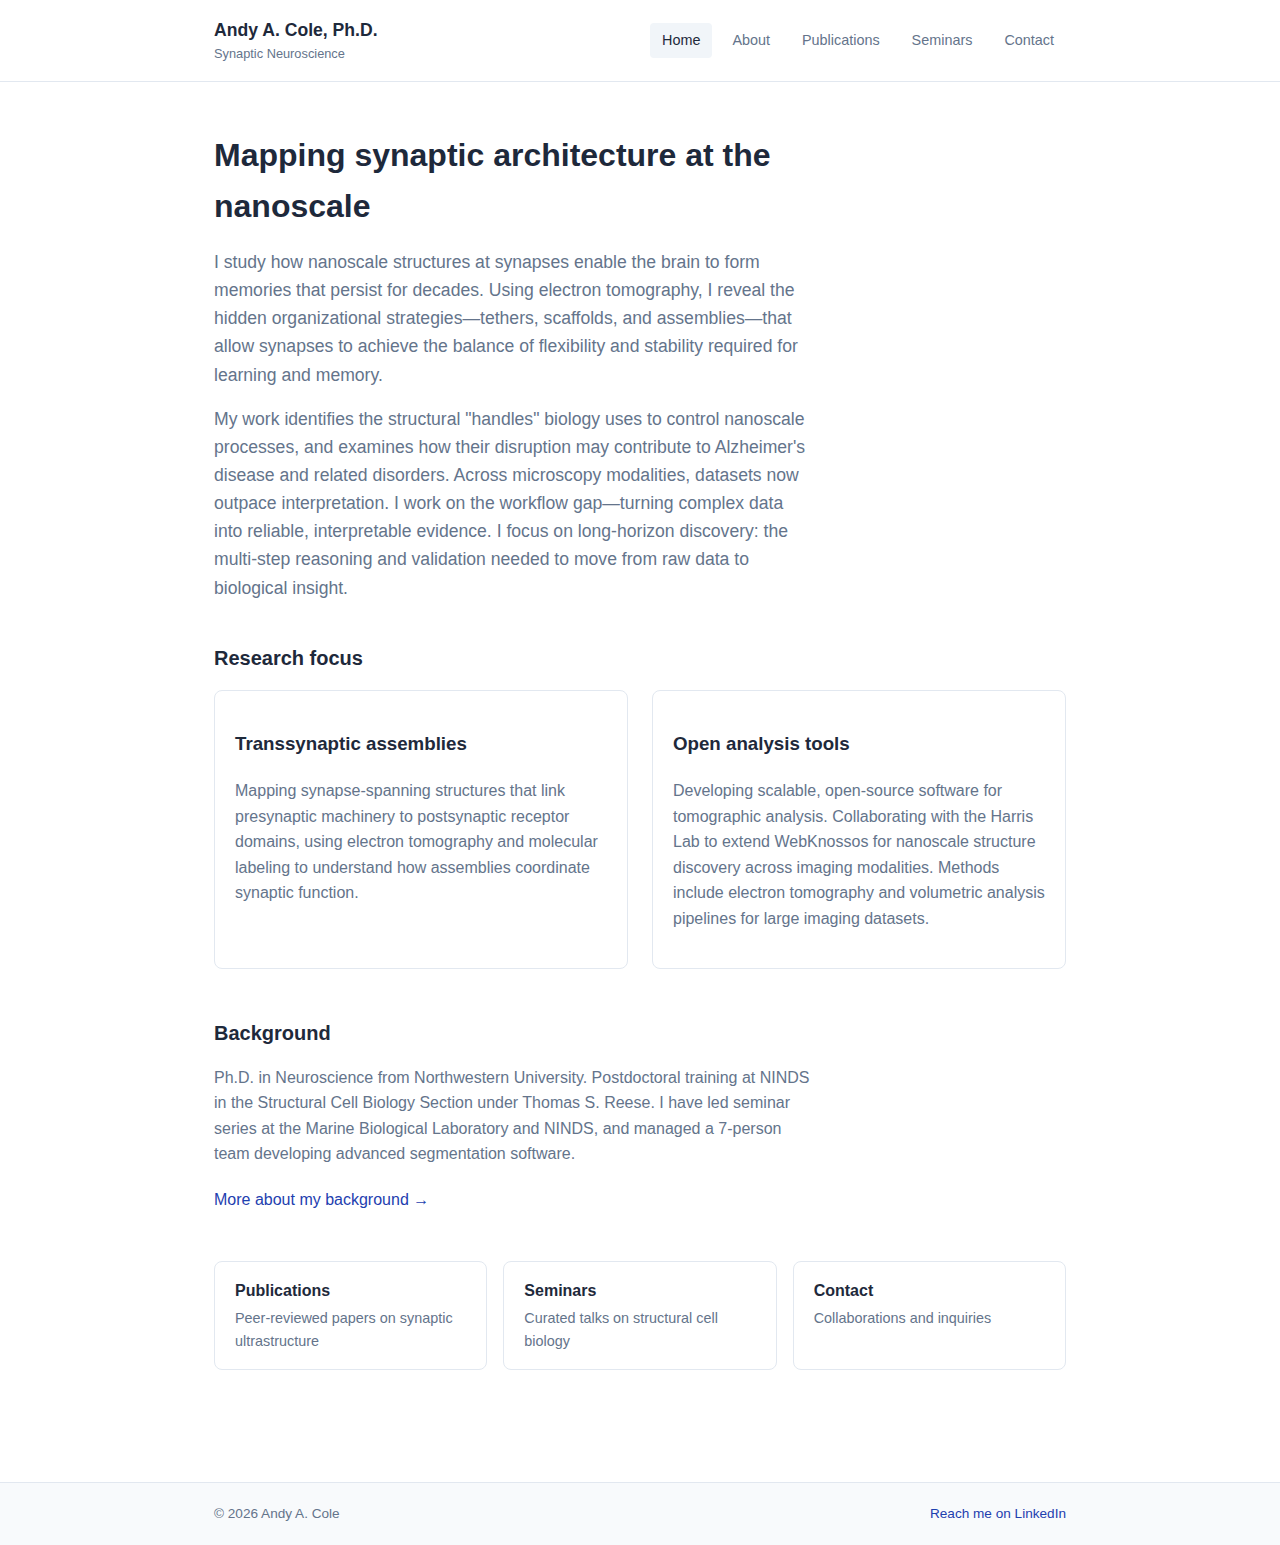
<file: index.html>
<!doctype html>
<html lang="en">
  <head>
    <meta charset="utf-8" />
    <meta name="viewport" content="width=device-width, initial-scale=1" />
    <title>Andy A. Cole, Ph.D.</title>
    <meta name="description" content="Synaptic neuroscientist using electron tomography to map nanoscale structures that underlie learning and memory." />
    <meta name="robots" content="noindex, nofollow" />
    <link rel="stylesheet" href="assets/styles.css" />
  </head>
  <body>
    <a class="skip-link" href="#main">Skip to main content</a>
    <header class="site-header">
      <nav class="nav" aria-label="Primary">
        <div class="brand">
          <span class="brand-title">Andy A. Cole, Ph.D.</span>
          <span class="brand-subtitle">Synaptic Neuroscience</span>
        </div>
        <div class="nav-links">
          <a href="index.html" aria-current="page">Home</a>
          <a href="about.html">About</a>
          <a href="publications.html">Publications</a>
          <a href="seminars.html">Seminars</a>
          <a href="contact.html">Contact</a>
        </div>
      </nav>
    </header>

    <main id="main">
      <div class="hero-intro">
        <h1 class="page-title">Mapping synaptic architecture at the nanoscale</h1>
        <p>
          I study how nanoscale structures at synapses enable the brain to form memories that persist for decades.
          Using electron tomography, I reveal the hidden organizational strategies&mdash;tethers, scaffolds, and
          assemblies&mdash;that allow synapses to achieve the balance of flexibility and stability required for
          learning and memory.
        </p>
        <p>
          My work identifies the structural "handles" biology uses to control nanoscale processes,
          and examines how their disruption may contribute to Alzheimer's disease and related disorders.
          Across microscopy modalities, datasets now outpace interpretation. I work on the workflow gap&mdash;turning
          complex data into reliable, interpretable evidence. I focus on long-horizon discovery: the multi-step
          reasoning and validation needed to move from raw data to biological insight.
        </p>
      </div>

      <section class="section">
        <h2 class="section-title">Research focus</h2>
        <div class="split">
          <div class="card">
            <h3>Transsynaptic assemblies</h3>
            <p class="muted">
              Mapping synapse-spanning structures that link presynaptic machinery to postsynaptic receptor domains,
              using electron tomography and molecular labeling to understand how assemblies coordinate synaptic function.
            </p>
          </div>
          <div class="card">
            <h3>Open analysis tools</h3>
            <p class="muted">
              Developing scalable, open-source software for tomographic analysis. Collaborating with the Harris Lab
              to extend WebKnossos for nanoscale structure discovery across imaging modalities. Methods include
              electron tomography and volumetric analysis pipelines for large imaging datasets.
            </p>
          </div>
        </div>
      </section>

      <section class="section">
        <h2 class="section-title">Background</h2>
        <p class="section-intro">
          Ph.D. in Neuroscience from Northwestern University. Postdoctoral training at NINDS in the
          Structural Cell Biology Section under Thomas S. Reese. I have led seminar series at the
          Marine Biological Laboratory and NINDS, and managed a 7-person team developing advanced
          segmentation software.
        </p>
        <p><a href="about.html">More about my background &rarr;</a></p>
      </section>

      <section class="section">
        <div class="quick-links">
          <a href="publications.html" class="quick-link">
            <h3>Publications</h3>
            <p>Peer-reviewed papers on synaptic ultrastructure</p>
          </a>
          <a href="seminars.html" class="quick-link">
            <h3>Seminars</h3>
            <p>Curated talks on structural cell biology</p>
          </a>
          <a href="contact.html" class="quick-link">
            <h3>Contact</h3>
            <p>Collaborations and inquiries</p>
          </a>
        </div>
      </section>
    </main>

    <footer>
      <div class="footer-inner">
        <span>&copy; <span data-current-year></span> Andy A. Cole</span>
        <a href="https://www.linkedin.com/in/andy-cole-95a2657">Reach me on LinkedIn</a>
      </div>
    </footer>
    <script src="assets/site.js"></script>
  </body>
</html>
</file>
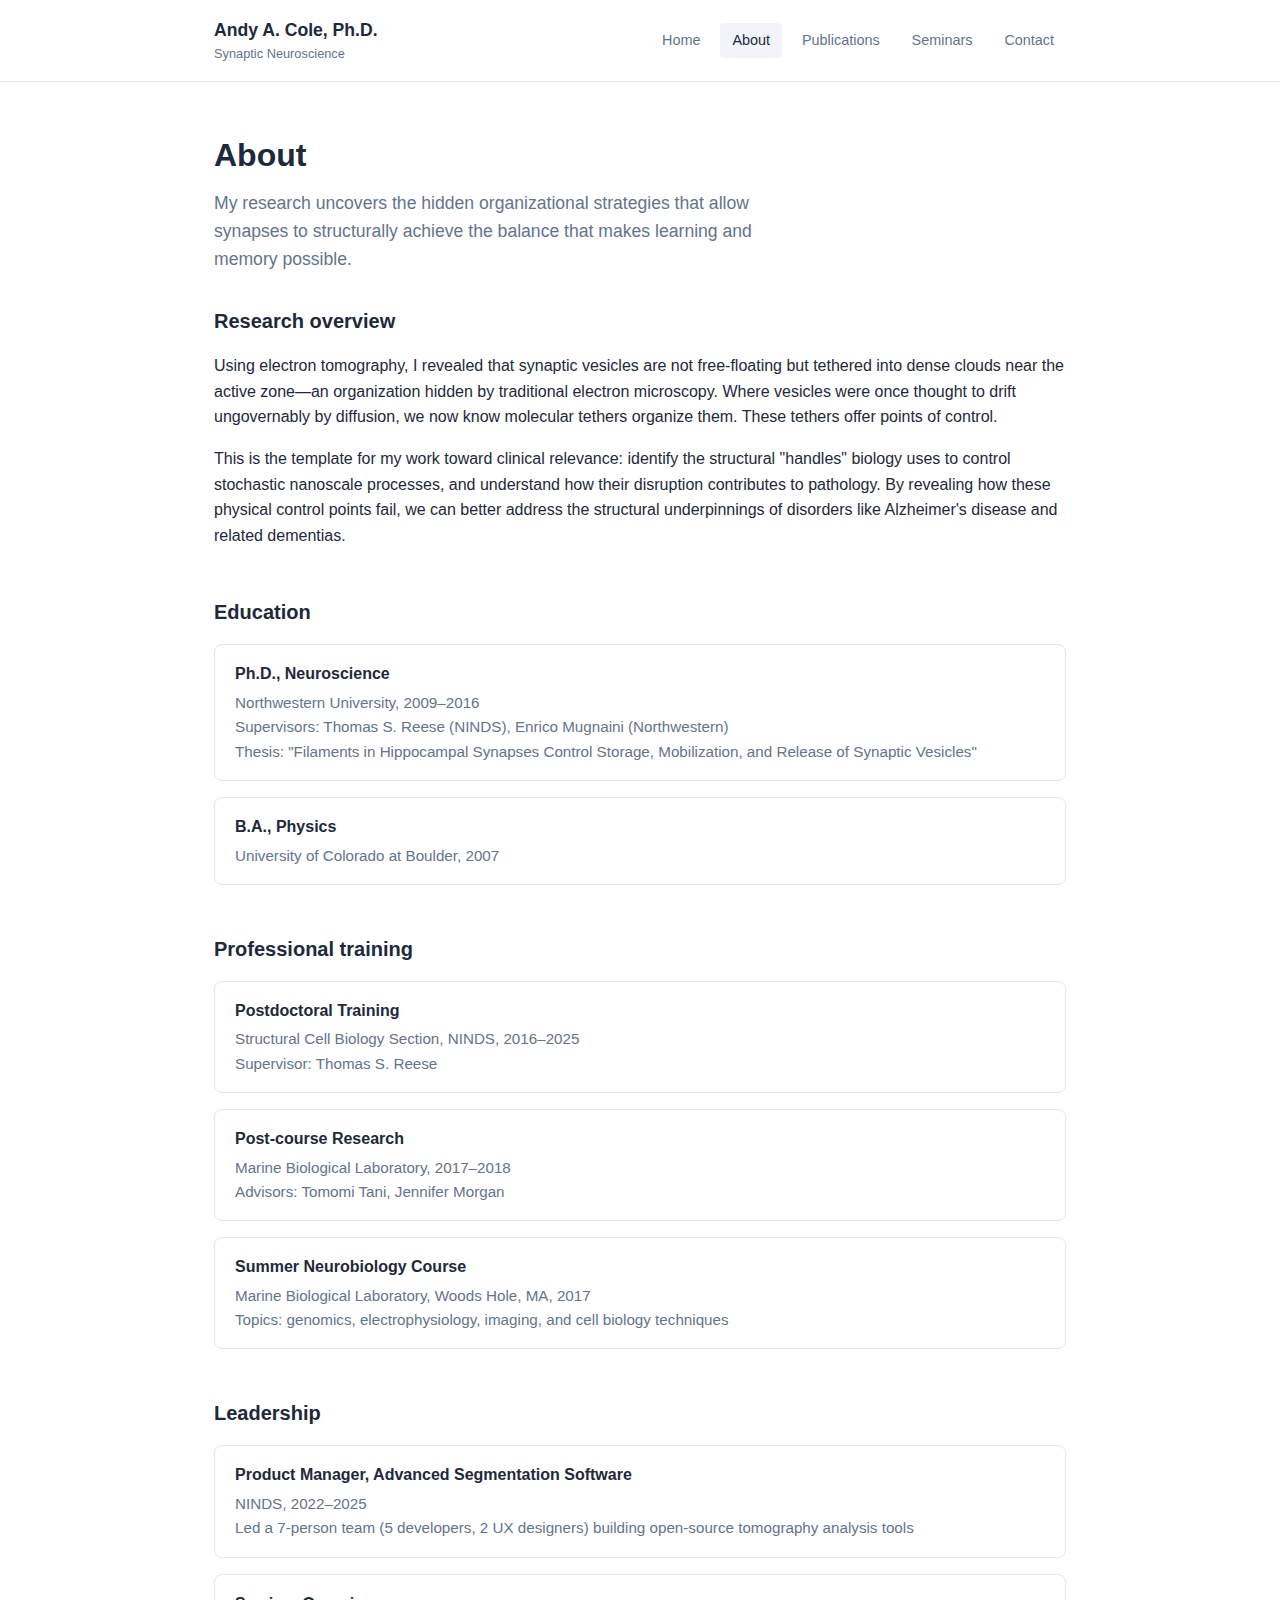
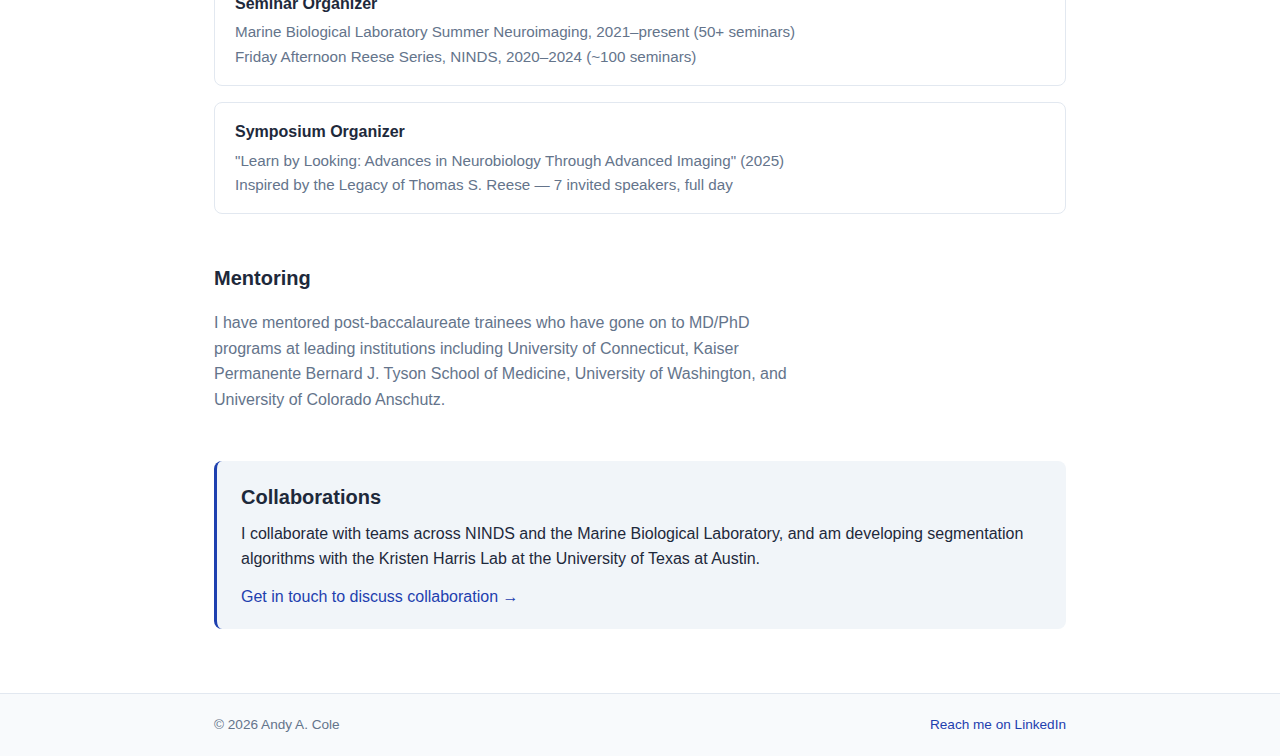
<file: about.html>
<!doctype html>
<html lang="en">
  <head>
    <meta charset="utf-8" />
    <meta name="viewport" content="width=device-width, initial-scale=1" />
    <title>About | Andy A. Cole, Ph.D.</title>
    <meta name="description" content="Background, training, and research focus of Andy A. Cole." />
    <meta name="robots" content="noindex, nofollow" />
    <link rel="stylesheet" href="assets/styles.css" />
  </head>
  <body>
    <a class="skip-link" href="#main">Skip to main content</a>
    <header class="site-header">
      <nav class="nav" aria-label="Primary">
        <div class="brand">
          <span class="brand-title">Andy A. Cole, Ph.D.</span>
          <span class="brand-subtitle">Synaptic Neuroscience</span>
        </div>
        <div class="nav-links">
          <a href="index.html">Home</a>
          <a href="about.html" aria-current="page">About</a>
          <a href="publications.html">Publications</a>
          <a href="seminars.html">Seminars</a>
          <a href="contact.html">Contact</a>
        </div>
      </nav>
    </header>

    <main id="main">
      <h1 class="page-title">About</h1>
      <p class="page-subtitle">
        My research uncovers the hidden organizational strategies that allow synapses to structurally
        achieve the balance that makes learning and memory possible.
      </p>

      <section class="section">
        <h2 class="section-title">Research overview</h2>
        <p>
          Using electron tomography, I revealed that synaptic vesicles are not free-floating but tethered
          into dense clouds near the active zone&mdash;an organization hidden by traditional electron microscopy.
          Where vesicles were once thought to drift ungovernably by diffusion, we now know molecular tethers
          organize them. These tethers offer points of control.
        </p>
        <p>
          This is the template for my work toward clinical relevance: identify the structural "handles"
          biology uses to control stochastic nanoscale processes, and understand how their disruption
          contributes to pathology. By revealing how these physical control points fail, we can better
          address the structural underpinnings of disorders like Alzheimer's disease and related dementias.
        </p>
      </section>

      <section class="section">
        <h2 class="section-title">Education</h2>
        <div class="list">
          <div class="list-item">
            <h3>Ph.D., Neuroscience</h3>
            <p>Northwestern University, 2009&ndash;2016</p>
            <p>Supervisors: Thomas S. Reese (NINDS), Enrico Mugnaini (Northwestern)</p>
            <p>Thesis: "Filaments in Hippocampal Synapses Control Storage, Mobilization, and Release of Synaptic Vesicles"</p>
          </div>
          <div class="list-item">
            <h3>B.A., Physics</h3>
            <p>University of Colorado at Boulder, 2007</p>
          </div>
        </div>
      </section>

      <section class="section">
        <h2 class="section-title">Professional training</h2>
        <div class="list">
          <div class="list-item">
            <h3>Postdoctoral Training</h3>
            <p>Structural Cell Biology Section, NINDS, 2016&ndash;2025</p>
            <p>Supervisor: Thomas S. Reese</p>
          </div>
          <div class="list-item">
            <h3>Post-course Research</h3>
            <p>Marine Biological Laboratory, 2017&ndash;2018</p>
            <p>Advisors: Tomomi Tani, Jennifer Morgan</p>
          </div>
          <div class="list-item">
            <h3>Summer Neurobiology Course</h3>
            <p>Marine Biological Laboratory, Woods Hole, MA, 2017</p>
            <p>Topics: genomics, electrophysiology, imaging, and cell biology techniques</p>
          </div>
        </div>
      </section>

      <section class="section">
        <h2 class="section-title">Leadership</h2>
        <div class="list">
          <div class="list-item">
            <h3>Product Manager, Advanced Segmentation Software</h3>
            <p>NINDS, 2022&ndash;2025</p>
            <p>Led a 7-person team (5 developers, 2 UX designers) building open-source tomography analysis tools</p>
          </div>
          <div class="list-item">
            <h3>Seminar Organizer</h3>
            <p>Marine Biological Laboratory Summer Neuroimaging, 2021&ndash;present (50+ seminars)</p>
            <p>Friday Afternoon Reese Series, NINDS, 2020&ndash;2024 (~100 seminars)</p>
          </div>
          <div class="list-item">
            <h3>Symposium Organizer</h3>
            <p>"Learn by Looking: Advances in Neurobiology Through Advanced Imaging" (2025)</p>
            <p>Inspired by the Legacy of Thomas S. Reese &mdash; 7 invited speakers, full day</p>
          </div>
        </div>
      </section>

      <section class="section">
        <h2 class="section-title">Mentoring</h2>
        <p class="section-intro">
          I have mentored post-baccalaureate trainees who have gone on to MD/PhD programs at leading institutions
          including University of Connecticut, Kaiser Permanente Bernard J. Tyson School of Medicine, University
          of Washington, and University of Colorado Anschutz.
        </p>
      </section>

      <div class="callout">
        <h2 class="section-title">Collaborations</h2>
        <p>
          I collaborate with teams across NINDS and the Marine Biological Laboratory, and am developing
          segmentation algorithms with the Kristen Harris Lab at the University of Texas at Austin.
        </p>
        <p><a href="contact.html">Get in touch to discuss collaboration &rarr;</a></p>
      </div>
    </main>

    <footer>
      <div class="footer-inner">
        <span>&copy; <span data-current-year></span> Andy A. Cole</span>
        <a href="https://www.linkedin.com/in/andy-cole-95a2657">Reach me on LinkedIn</a>
      </div>
    </footer>
    <script src="assets/site.js"></script>
  </body>
</html>
</file>
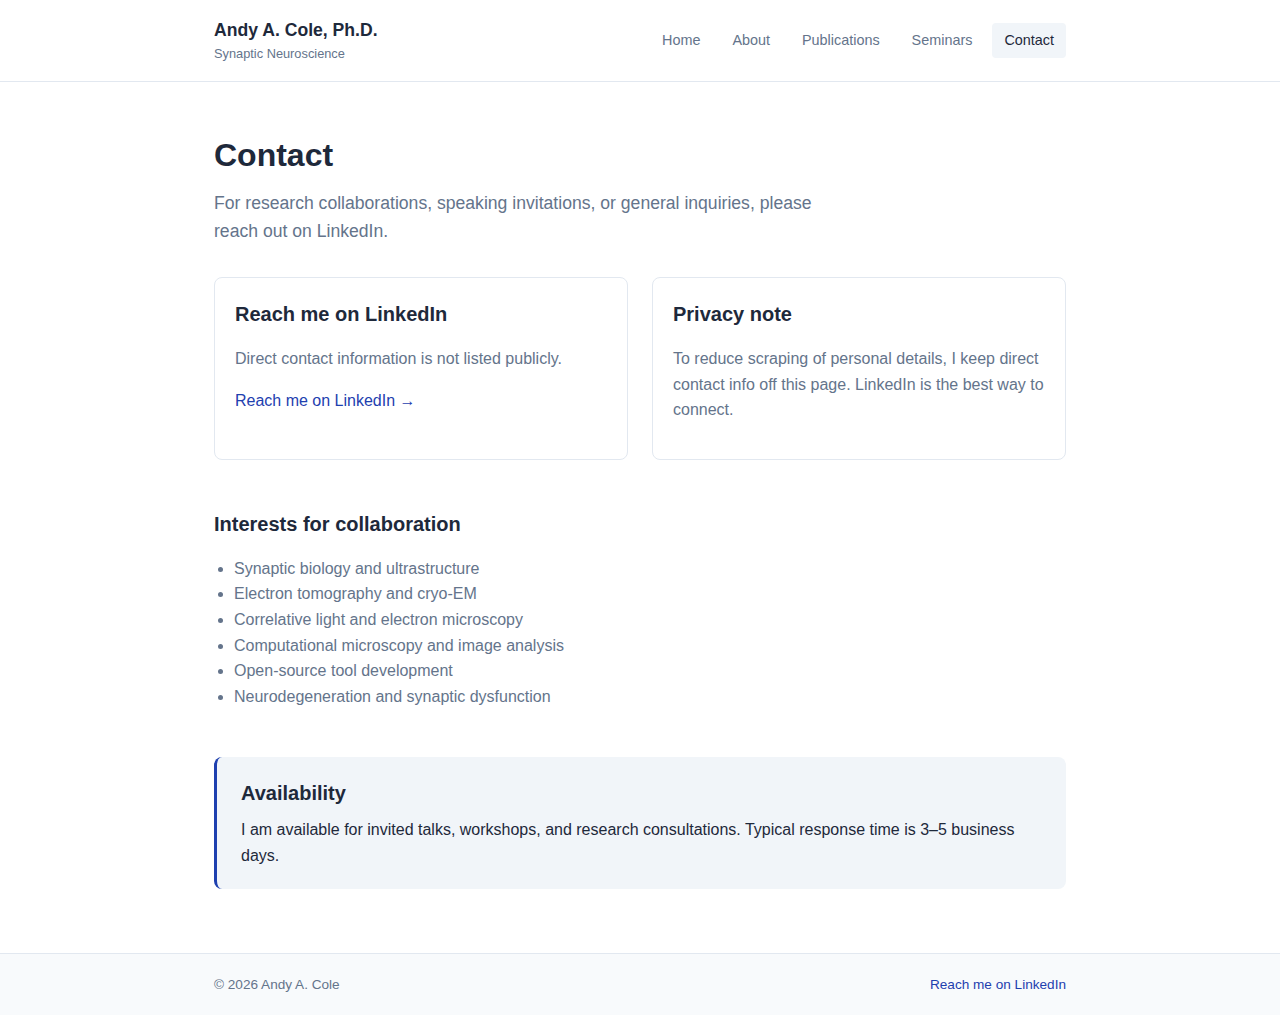
<file: contact.html>
<!doctype html>
<html lang="en">
  <head>
    <meta charset="utf-8" />
    <meta name="viewport" content="width=device-width, initial-scale=1" />
    <title>Contact | Andy A. Cole, Ph.D.</title>
    <meta name="description" content="Contact information for Andy A. Cole." />
    <meta name="robots" content="noindex, nofollow" />
    <link rel="stylesheet" href="assets/styles.css" />
  </head>
  <body>
    <a class="skip-link" href="#main">Skip to main content</a>
    <header class="site-header">
      <nav class="nav" aria-label="Primary">
        <div class="brand">
          <span class="brand-title">Andy A. Cole, Ph.D.</span>
          <span class="brand-subtitle">Synaptic Neuroscience</span>
        </div>
        <div class="nav-links">
          <a href="index.html">Home</a>
          <a href="about.html">About</a>
          <a href="publications.html">Publications</a>
          <a href="seminars.html">Seminars</a>
          <a href="contact.html" aria-current="page">Contact</a>
        </div>
      </nav>
    </header>

    <main id="main">
      <h1 class="page-title">Contact</h1>
      <p class="page-subtitle">
        For research collaborations, speaking invitations, or general inquiries, please reach out on LinkedIn.
      </p>

      <section class="section">
        <div class="split">
          <div class="card">
            <h2 class="section-title">Reach me on LinkedIn</h2>
            <p class="muted">
              Direct contact information is not listed publicly.
            </p>
            <p style="margin-top: 8px;">
              <a href="https://www.linkedin.com/in/andy-cole-95a2657">Reach me on LinkedIn &rarr;</a>
            </p>
          </div>
          <div class="card">
            <h2 class="section-title">Privacy note</h2>
            <p class="muted">
              To reduce scraping of personal details, I keep direct contact info off this page.
              LinkedIn is the best way to connect.
            </p>
          </div>
        </div>
      </section>

      <section class="section">
        <h2 class="section-title">Interests for collaboration</h2>
        <ul style="margin: 0; padding-left: 20px; color: var(--muted);">
          <li>Synaptic biology and ultrastructure</li>
          <li>Electron tomography and cryo-EM</li>
          <li>Correlative light and electron microscopy</li>
          <li>Computational microscopy and image analysis</li>
          <li>Open-source tool development</li>
          <li>Neurodegeneration and synaptic dysfunction</li>
        </ul>
      </section>

      <div class="callout">
        <h2 class="section-title">Availability</h2>
        <p>
          I am available for invited talks, workshops, and research consultations.
          Typical response time is 3&ndash;5 business days.
        </p>
      </div>
    </main>

    <footer>
      <div class="footer-inner">
        <span>&copy; <span data-current-year></span> Andy A. Cole</span>
        <a href="https://www.linkedin.com/in/andy-cole-95a2657">Reach me on LinkedIn</a>
      </div>
    </footer>
    <script src="assets/site.js"></script>
  </body>
</html>
</file>
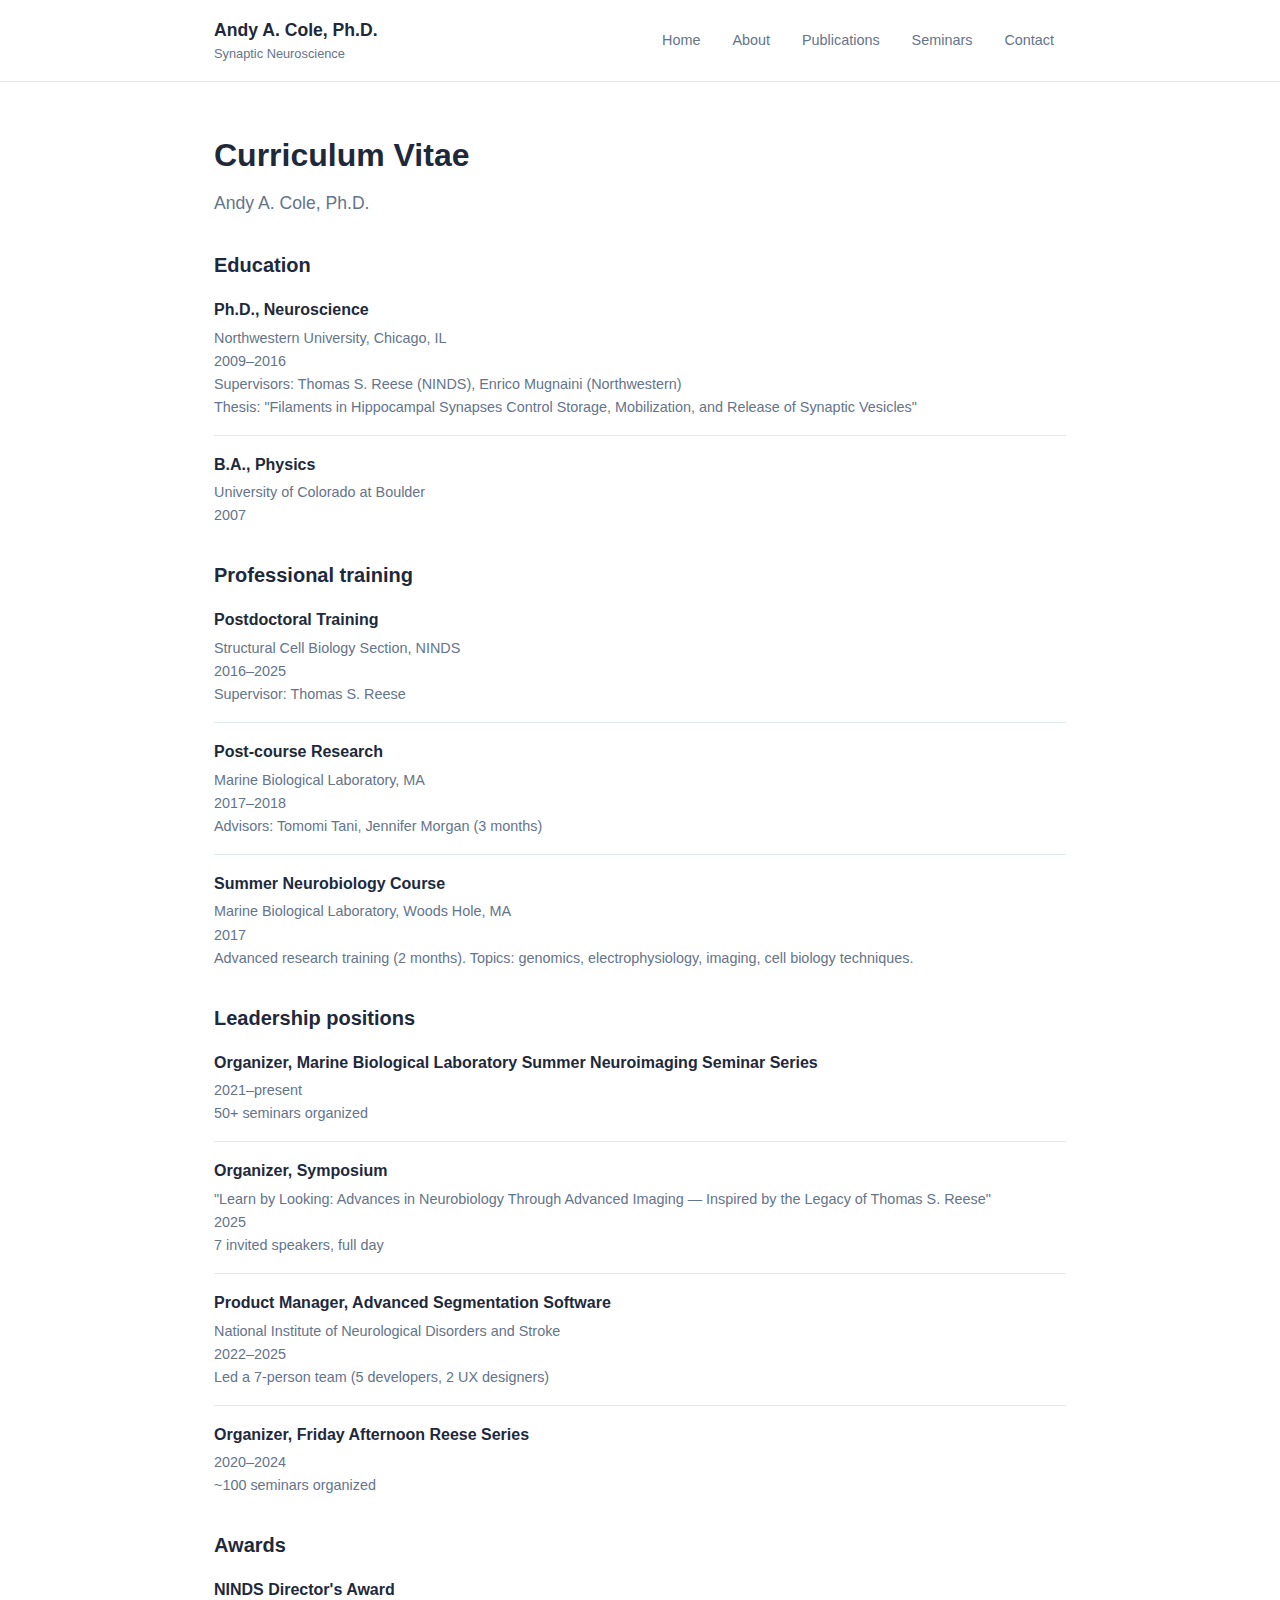
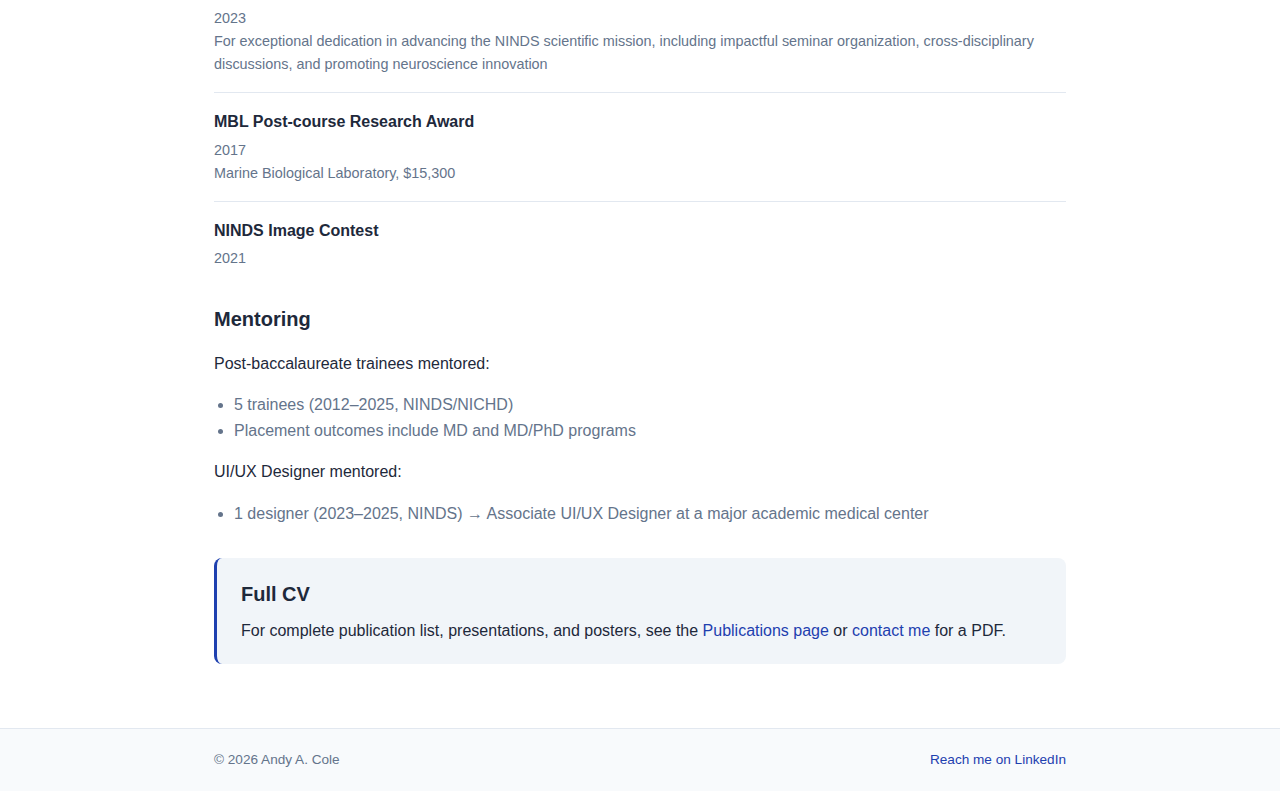
<file: cv.html>
<!doctype html>
<html lang="en">
  <head>
    <meta charset="utf-8" />
    <meta name="viewport" content="width=device-width, initial-scale=1" />
    <title>CV | Andy A. Cole, Ph.D.</title>
    <meta name="description" content="Curriculum vitae for Andy A. Cole, Ph.D." />
    <meta name="robots" content="noindex, nofollow" />
    <link rel="stylesheet" href="assets/styles.css" />
  </head>
  <body>
    <a class="skip-link" href="#main">Skip to main content</a>
    <header class="site-header">
      <nav class="nav" aria-label="Primary">
        <div class="brand">
          <span class="brand-title">Andy A. Cole, Ph.D.</span>
          <span class="brand-subtitle">Synaptic Neuroscience</span>
        </div>
        <div class="nav-links">
          <a href="index.html">Home</a>
          <a href="about.html">About</a>
          <a href="publications.html">Publications</a>
          <a href="seminars.html">Seminars</a>
          <a href="contact.html">Contact</a>
        </div>
      </nav>
    </header>

    <main id="main">
      <h1 class="page-title">Curriculum Vitae</h1>
      <p class="page-subtitle">Andy A. Cole, Ph.D.</p>

      <section class="cv-section">
        <h2 class="section-title">Education</h2>
        <div class="cv-entry">
          <h3>Ph.D., Neuroscience</h3>
          <p>Northwestern University, Chicago, IL</p>
          <p class="cv-date">2009&ndash;2016</p>
          <p>Supervisors: Thomas S. Reese (NINDS), Enrico Mugnaini (Northwestern)</p>
          <p>Thesis: "Filaments in Hippocampal Synapses Control Storage, Mobilization, and Release of Synaptic Vesicles"</p>
        </div>
        <div class="cv-entry">
          <h3>B.A., Physics</h3>
          <p>University of Colorado at Boulder</p>
          <p class="cv-date">2007</p>
        </div>
      </section>

      <section class="cv-section">
        <h2 class="section-title">Professional training</h2>
        <div class="cv-entry">
          <h3>Postdoctoral Training</h3>
          <p>Structural Cell Biology Section, NINDS</p>
          <p class="cv-date">2016&ndash;2025</p>
          <p>Supervisor: Thomas S. Reese</p>
        </div>
        <div class="cv-entry">
          <h3>Post-course Research</h3>
          <p>Marine Biological Laboratory, MA</p>
          <p class="cv-date">2017&ndash;2018</p>
          <p>Advisors: Tomomi Tani, Jennifer Morgan (3 months)</p>
        </div>
        <div class="cv-entry">
          <h3>Summer Neurobiology Course</h3>
          <p>Marine Biological Laboratory, Woods Hole, MA</p>
          <p class="cv-date">2017</p>
          <p>Advanced research training (2 months). Topics: genomics, electrophysiology, imaging, cell biology techniques.</p>
        </div>
      </section>

      <section class="cv-section">
        <h2 class="section-title">Leadership positions</h2>
        <div class="cv-entry">
          <h3>Organizer, Marine Biological Laboratory Summer Neuroimaging Seminar Series</h3>
          <p class="cv-date">2021&ndash;present</p>
          <p>50+ seminars organized</p>
        </div>
        <div class="cv-entry">
          <h3>Organizer, Symposium</h3>
          <p>"Learn by Looking: Advances in Neurobiology Through Advanced Imaging &mdash; Inspired by the Legacy of Thomas S. Reese"</p>
          <p class="cv-date">2025</p>
          <p>7 invited speakers, full day</p>
        </div>
        <div class="cv-entry">
          <h3>Product Manager, Advanced Segmentation Software</h3>
          <p>National Institute of Neurological Disorders and Stroke</p>
          <p class="cv-date">2022&ndash;2025</p>
          <p>Led a 7-person team (5 developers, 2 UX designers)</p>
        </div>
        <div class="cv-entry">
          <h3>Organizer, Friday Afternoon Reese Series</h3>
          <p class="cv-date">2020&ndash;2024</p>
          <p>~100 seminars organized</p>
        </div>
      </section>

      <section class="cv-section">
        <h2 class="section-title">Awards</h2>
        <div class="cv-entry">
          <h3>NINDS Director's Award</h3>
          <p class="cv-date">2023</p>
          <p>For exceptional dedication in advancing the NINDS scientific mission, including impactful seminar organization, cross-disciplinary discussions, and promoting neuroscience innovation</p>
        </div>
        <div class="cv-entry">
          <h3>MBL Post-course Research Award</h3>
          <p class="cv-date">2017</p>
          <p>Marine Biological Laboratory, $15,300</p>
        </div>
        <div class="cv-entry">
          <h3>NINDS Image Contest</h3>
          <p class="cv-date">2021</p>
        </div>
      </section>

      <section class="cv-section">
        <h2 class="section-title">Mentoring</h2>
        <p>Post-baccalaureate trainees mentored:</p>
        <ul style="margin: 12px 0; padding-left: 20px; color: var(--muted);">
          <li>5 trainees (2012&ndash;2025, NINDS/NICHD)</li>
          <li>Placement outcomes include MD and MD/PhD programs</li>
        </ul>
        <p>UI/UX Designer mentored:</p>
        <ul style="margin: 12px 0; padding-left: 20px; color: var(--muted);">
          <li>1 designer (2023&ndash;2025, NINDS) &rarr; Associate UI/UX Designer at a major academic medical center</li>
        </ul>
      </section>

      <div class="callout">
        <h2 class="section-title">Full CV</h2>
        <p>
          For complete publication list, presentations, and posters, see the <a href="publications.html">Publications page</a>
          or <a href="contact.html">contact me</a> for a PDF.
        </p>
      </div>
    </main>

    <footer>
      <div class="footer-inner">
        <span>&copy; <span data-current-year></span> Andy A. Cole</span>
        <a href="https://www.linkedin.com/in/andy-cole-95a2657">Reach me on LinkedIn</a>
      </div>
    </footer>
    <script src="assets/site.js"></script>
  </body>
</html>
</file>
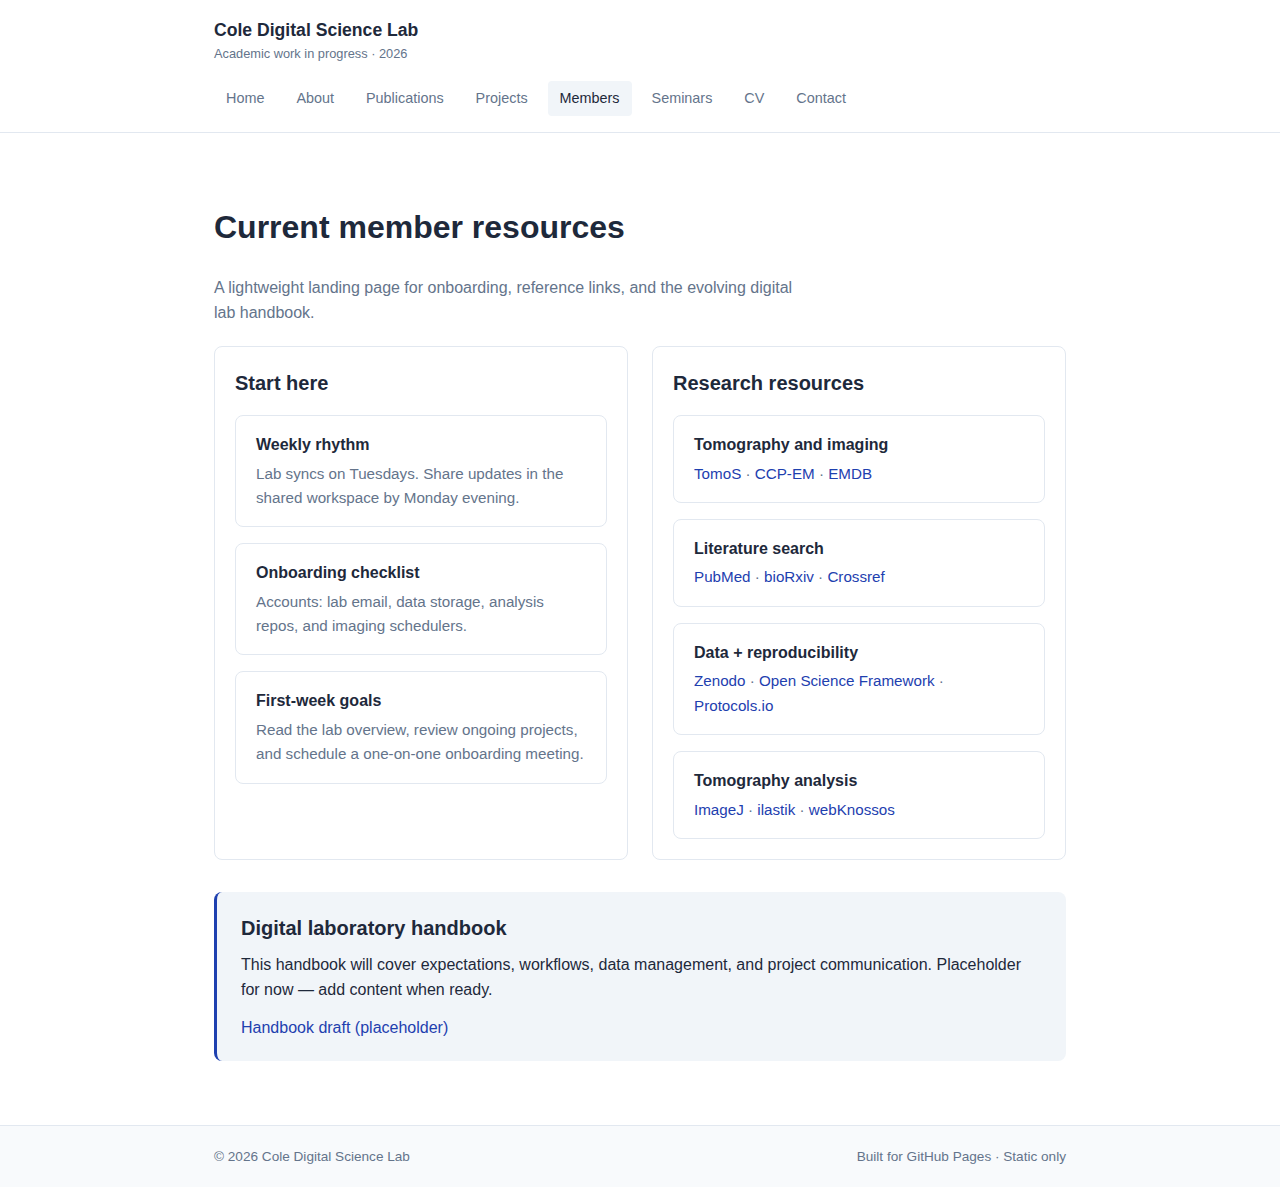
<file: members.html>
<!doctype html>
<html lang="en">
  <head>
    <meta charset="utf-8" />
    <meta name="viewport" content="width=device-width, initial-scale=1" />
    <title>Lab Members | Cole Digital Science Lab</title>
    <meta name="description" content="Resources for current lab members and a digital laboratory handbook." />
    <link rel="preconnect" href="https://fonts.googleapis.com" />
    <link rel="preconnect" href="https://fonts.gstatic.com" crossorigin />
    <link href="https://fonts.googleapis.com/css2?family=IBM+Plex+Mono:wght@400;500&family=Inter:wght@400;500;600&family=Space+Grotesk:wght@500;600&display=swap" rel="stylesheet" />
    <link rel="stylesheet" href="assets/styles.css" />
  </head>
  <body>
    <a class="skip-link" href="#main">Skip to main content</a>
    <header class="site-header">
      <nav class="nav" aria-label="Primary">
        <div class="brand">
          <span class="brand-title">Cole Digital Science Lab</span>
          <span class="brand-subtitle">Academic work in progress · <span data-current-year></span></span>
        </div>
        <div class="nav-links">
          <a href="index.html">Home</a>
          <a href="about.html">About</a>
          <a href="publications.html">Publications</a>
          <a href="projects.html">Projects</a>
          <a href="members.html" aria-current="page">Members</a>
          <a href="seminars.html">Seminars</a>
          <a href="cv.html">CV</a>
          <a href="contact.html">Contact</a>
        </div>
      </nav>
    </header>

    <main id="main" class="fade-in">
      <section>
        <h1 class="hero-title">Current member resources</h1>
        <p class="section-intro">
          A lightweight landing page for onboarding, reference links, and the evolving digital lab handbook.
        </p>
      </section>

      <section class="split stagger">
        <article class="card">
          <h2 class="section-title">Start here</h2>
          <div class="list">
            <div class="list-item">
              <h3>Weekly rhythm</h3>
              <p>Lab syncs on Tuesdays. Share updates in the shared workspace by Monday evening.</p>
            </div>
            <div class="list-item">
              <h3>Onboarding checklist</h3>
              <p>Accounts: lab email, data storage, analysis repos, and imaging schedulers.</p>
            </div>
            <div class="list-item">
              <h3>First-week goals</h3>
              <p>Read the lab overview, review ongoing projects, and schedule a one-on-one onboarding meeting.</p>
            </div>
          </div>
        </article>
        <article class="card">
          <h2 class="section-title">Research resources</h2>
          <div class="list">
            <div class="list-item">
              <h3>Tomography and imaging</h3>
              <p>
                <a href="https://www.tomos.org">TomoS</a> ·
                <a href="https://www.ccpem.ac.uk">CCP-EM</a> ·
                <a href="https://www.ebi.ac.uk/emdb">EMDB</a>
              </p>
            </div>
            <div class="list-item">
              <h3>Literature search</h3>
              <p>
                <a href="https://pubmed.ncbi.nlm.nih.gov">PubMed</a> ·
                <a href="https://www.biorxiv.org">bioRxiv</a> ·
                <a href="https://www.crossref.org">Crossref</a>
              </p>
            </div>
            <div class="list-item">
              <h3>Data + reproducibility</h3>
              <p>
                <a href="https://zenodo.org">Zenodo</a> ·
                <a href="https://osf.io">Open Science Framework</a> ·
                <a href="https://www.protocols.io">Protocols.io</a>
              </p>
            </div>
            <div class="list-item">
              <h3>Tomography analysis</h3>
              <p>
                <a href="https://imagej.nih.gov/ij/">ImageJ</a> ·
                <a href="https://www.ilastik.org">ilastik</a> ·
                <a href="https://www.webknossos.org">webKnossos</a>
              </p>
            </div>
          </div>
        </article>
      </section>

      <section class="callout" style="margin-top: 32px;">
        <h2 class="section-title">Digital laboratory handbook</h2>
        <p>
          This handbook will cover expectations, workflows, data management, and project communication. Placeholder
          for now — add content when ready.
        </p>
        <p><a href="#">Handbook draft (placeholder)</a></p>
      </section>
    </main>

    <footer>
      <div class="footer-inner">
        <span>© <span data-current-year></span> Cole Digital Science Lab</span>
        <span>Built for GitHub Pages · Static only</span>
      </div>
    </footer>
    <script src="assets/site.js"></script>
  </body>
</html>
</file>
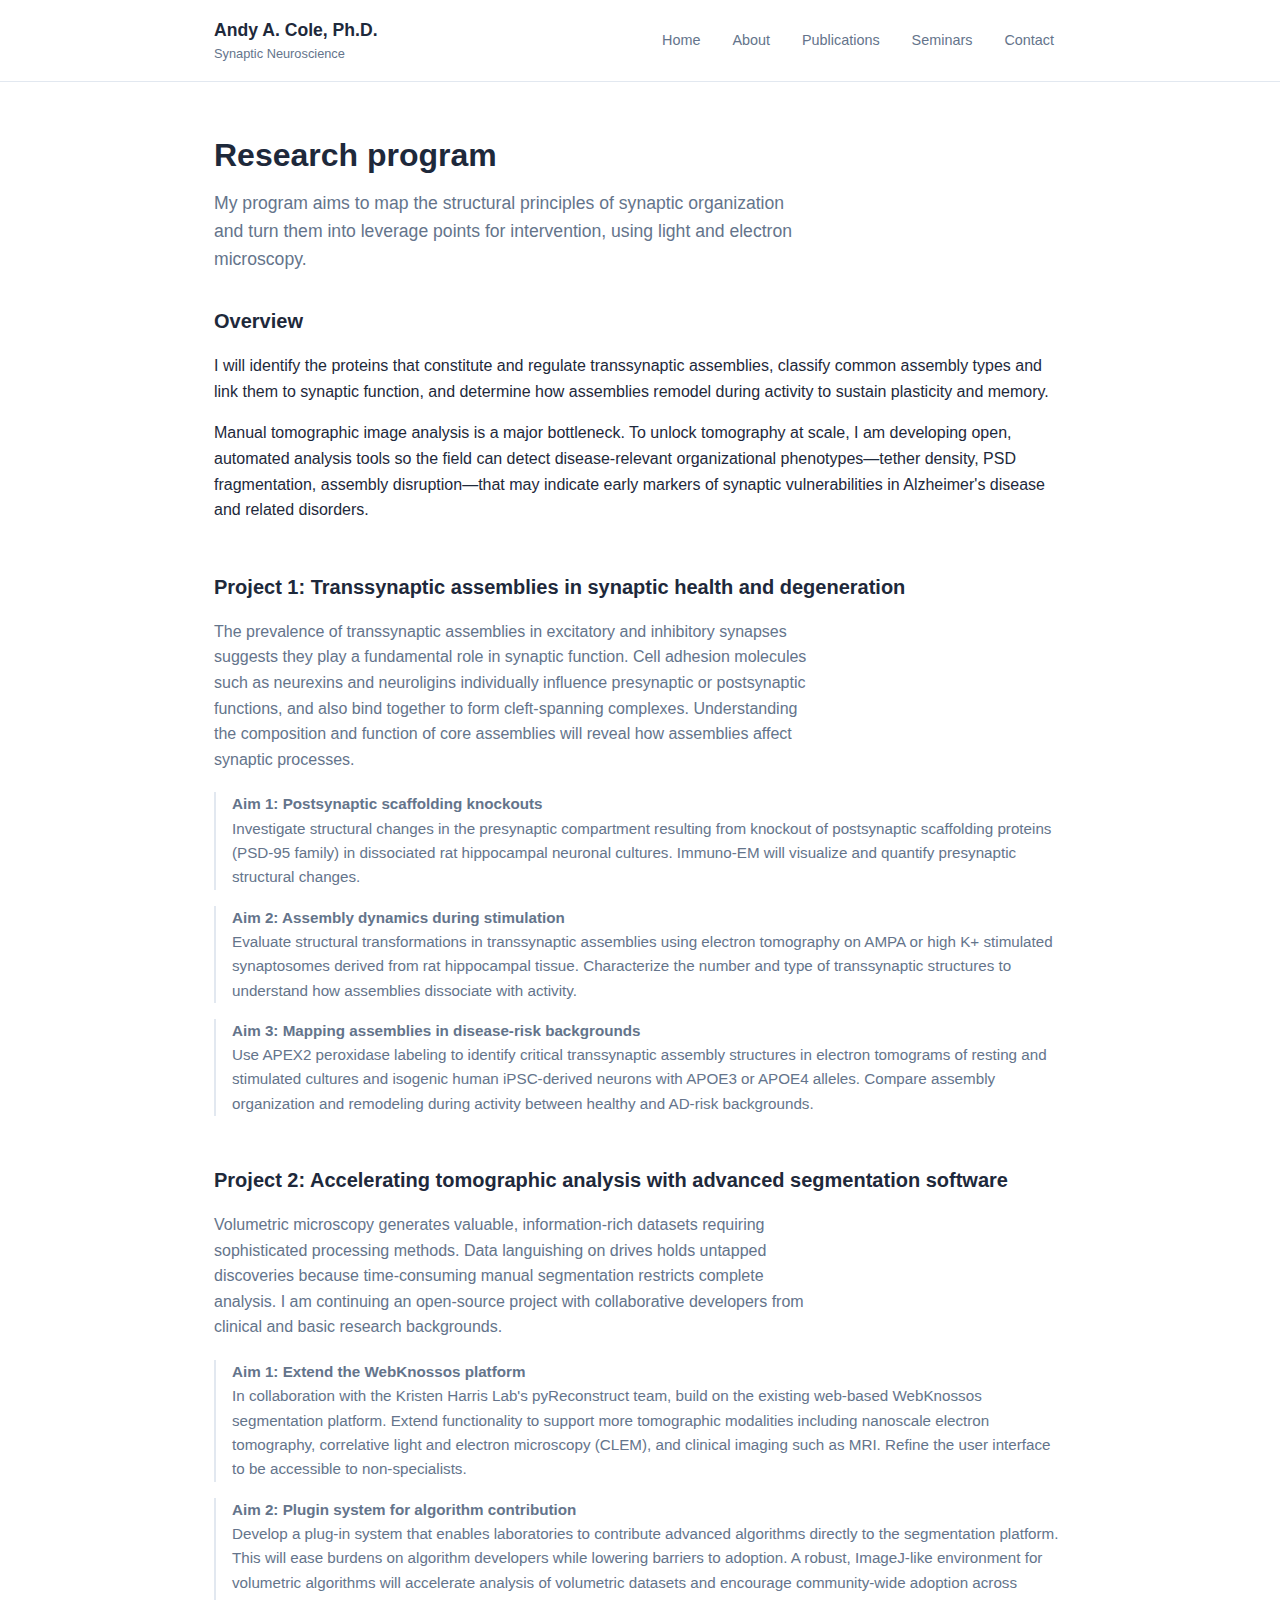
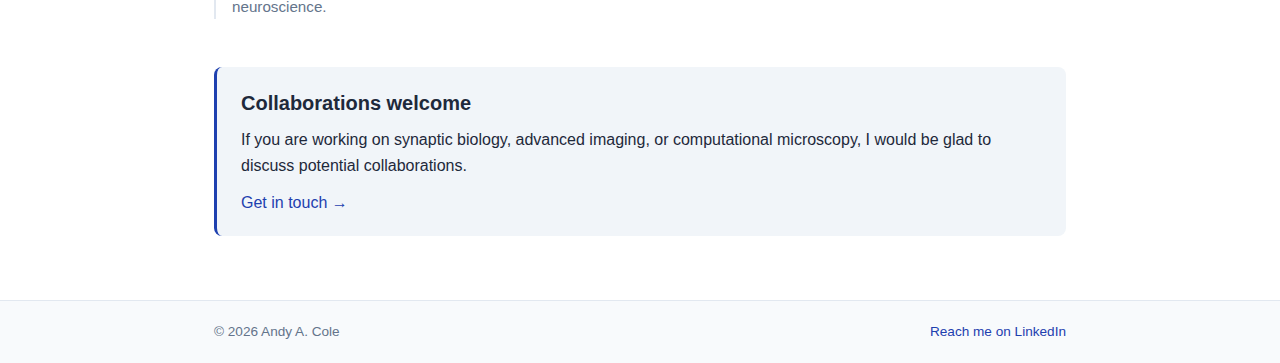
<file: projects.html>
<!doctype html>
<html lang="en">
  <head>
    <meta charset="utf-8" />
    <meta name="viewport" content="width=device-width, initial-scale=1" />
    <title>Research | Andy A. Cole, Ph.D.</title>
    <meta name="description" content="Research program focusing on transsynaptic assemblies and tomographic analysis tools." />
    <meta name="robots" content="noindex, nofollow" />
    <link rel="stylesheet" href="assets/styles.css" />
  </head>
  <body>
    <a class="skip-link" href="#main">Skip to main content</a>
    <header class="site-header">
      <nav class="nav" aria-label="Primary">
        <div class="brand">
          <span class="brand-title">Andy A. Cole, Ph.D.</span>
          <span class="brand-subtitle">Synaptic Neuroscience</span>
        </div>
        <div class="nav-links">
          <a href="index.html">Home</a>
          <a href="about.html">About</a>
          <a href="publications.html">Publications</a>
          <a href="seminars.html">Seminars</a>
          <a href="contact.html">Contact</a>
        </div>
      </nav>
    </header>

    <main id="main">
      <h1 class="page-title">Research program</h1>
      <p class="page-subtitle">
        My program aims to map the structural principles of synaptic organization and turn them into
        leverage points for intervention, using light and electron microscopy.
      </p>

      <section class="section">
        <h2 class="section-title">Overview</h2>
        <p>
          I will identify the proteins that constitute and regulate transsynaptic assemblies, classify
          common assembly types and link them to synaptic function, and determine how assemblies remodel
          during activity to sustain plasticity and memory.
        </p>
        <p>
          Manual tomographic image analysis is a major bottleneck. To unlock tomography at scale, I am
          developing open, automated analysis tools so the field can detect disease-relevant organizational
          phenotypes&mdash;tether density, PSD fragmentation, assembly disruption&mdash;that may indicate
          early markers of synaptic vulnerabilities in Alzheimer's disease and related disorders.
        </p>
      </section>

      <section class="section">
        <h2 class="section-title">Project 1: Transsynaptic assemblies in synaptic health and degeneration</h2>
        <p class="section-intro">
          The prevalence of transsynaptic assemblies in excitatory and inhibitory synapses suggests they
          play a fundamental role in synaptic function. Cell adhesion molecules such as neurexins and
          neuroligins individually influence presynaptic or postsynaptic functions, and also bind together
          to form cleft-spanning complexes. Understanding the composition and function of core assemblies
          will reveal how assemblies affect synaptic processes.
        </p>

        <div class="aim">
          <p class="aim-title">Aim 1: Postsynaptic scaffolding knockouts</p>
          <p>
            Investigate structural changes in the presynaptic compartment resulting from knockout of
            postsynaptic scaffolding proteins (PSD-95 family) in dissociated rat hippocampal neuronal cultures.
            Immuno-EM will visualize and quantify presynaptic structural changes.
          </p>
        </div>

        <div class="aim">
          <p class="aim-title">Aim 2: Assembly dynamics during stimulation</p>
          <p>
            Evaluate structural transformations in transsynaptic assemblies using electron tomography on
            AMPA or high K+ stimulated synaptosomes derived from rat hippocampal tissue. Characterize the
            number and type of transsynaptic structures to understand how assemblies dissociate with activity.
          </p>
        </div>

        <div class="aim">
          <p class="aim-title">Aim 3: Mapping assemblies in disease-risk backgrounds</p>
          <p>
            Use APEX2 peroxidase labeling to identify critical transsynaptic assembly structures in electron
            tomograms of resting and stimulated cultures and isogenic human iPSC-derived neurons with APOE3
            or APOE4 alleles. Compare assembly organization and remodeling during activity between healthy
            and AD-risk backgrounds.
          </p>
        </div>
      </section>

      <section class="section">
        <h2 class="section-title">Project 2: Accelerating tomographic analysis with advanced segmentation software</h2>
        <p class="section-intro">
          Volumetric microscopy generates valuable, information-rich datasets requiring sophisticated
          processing methods. Data languishing on drives holds untapped discoveries because time-consuming
          manual segmentation restricts complete analysis. I am continuing an open-source project with
          collaborative developers from clinical and basic research backgrounds.
        </p>

        <div class="aim">
          <p class="aim-title">Aim 1: Extend the WebKnossos platform</p>
          <p>
            In collaboration with the Kristen Harris Lab's pyReconstruct team, build on the existing
            web-based WebKnossos segmentation platform. Extend functionality to support more tomographic
            modalities including nanoscale electron tomography, correlative light and electron microscopy
            (CLEM), and clinical imaging such as MRI. Refine the user interface to be accessible to non-specialists.
          </p>
        </div>

        <div class="aim">
          <p class="aim-title">Aim 2: Plugin system for algorithm contribution</p>
          <p>
            Develop a plug-in system that enables laboratories to contribute advanced algorithms directly
            to the segmentation platform. This will ease burdens on algorithm developers while lowering
            barriers to adoption. A robust, ImageJ-like environment for volumetric algorithms will accelerate
            analysis of volumetric datasets and encourage community-wide adoption across neuroscience.
          </p>
        </div>
      </section>

      <div class="callout">
        <h2 class="section-title">Collaborations welcome</h2>
        <p>
          If you are working on synaptic biology, advanced imaging, or computational microscopy,
          I would be glad to discuss potential collaborations.
        </p>
        <p><a href="contact.html">Get in touch &rarr;</a></p>
      </div>
    </main>

    <footer>
      <div class="footer-inner">
        <span>&copy; <span data-current-year></span> Andy A. Cole</span>
        <a href="https://www.linkedin.com/in/andy-cole-95a2657">Reach me on LinkedIn</a>
      </div>
    </footer>
    <script src="assets/site.js"></script>
  </body>
</html>
</file>
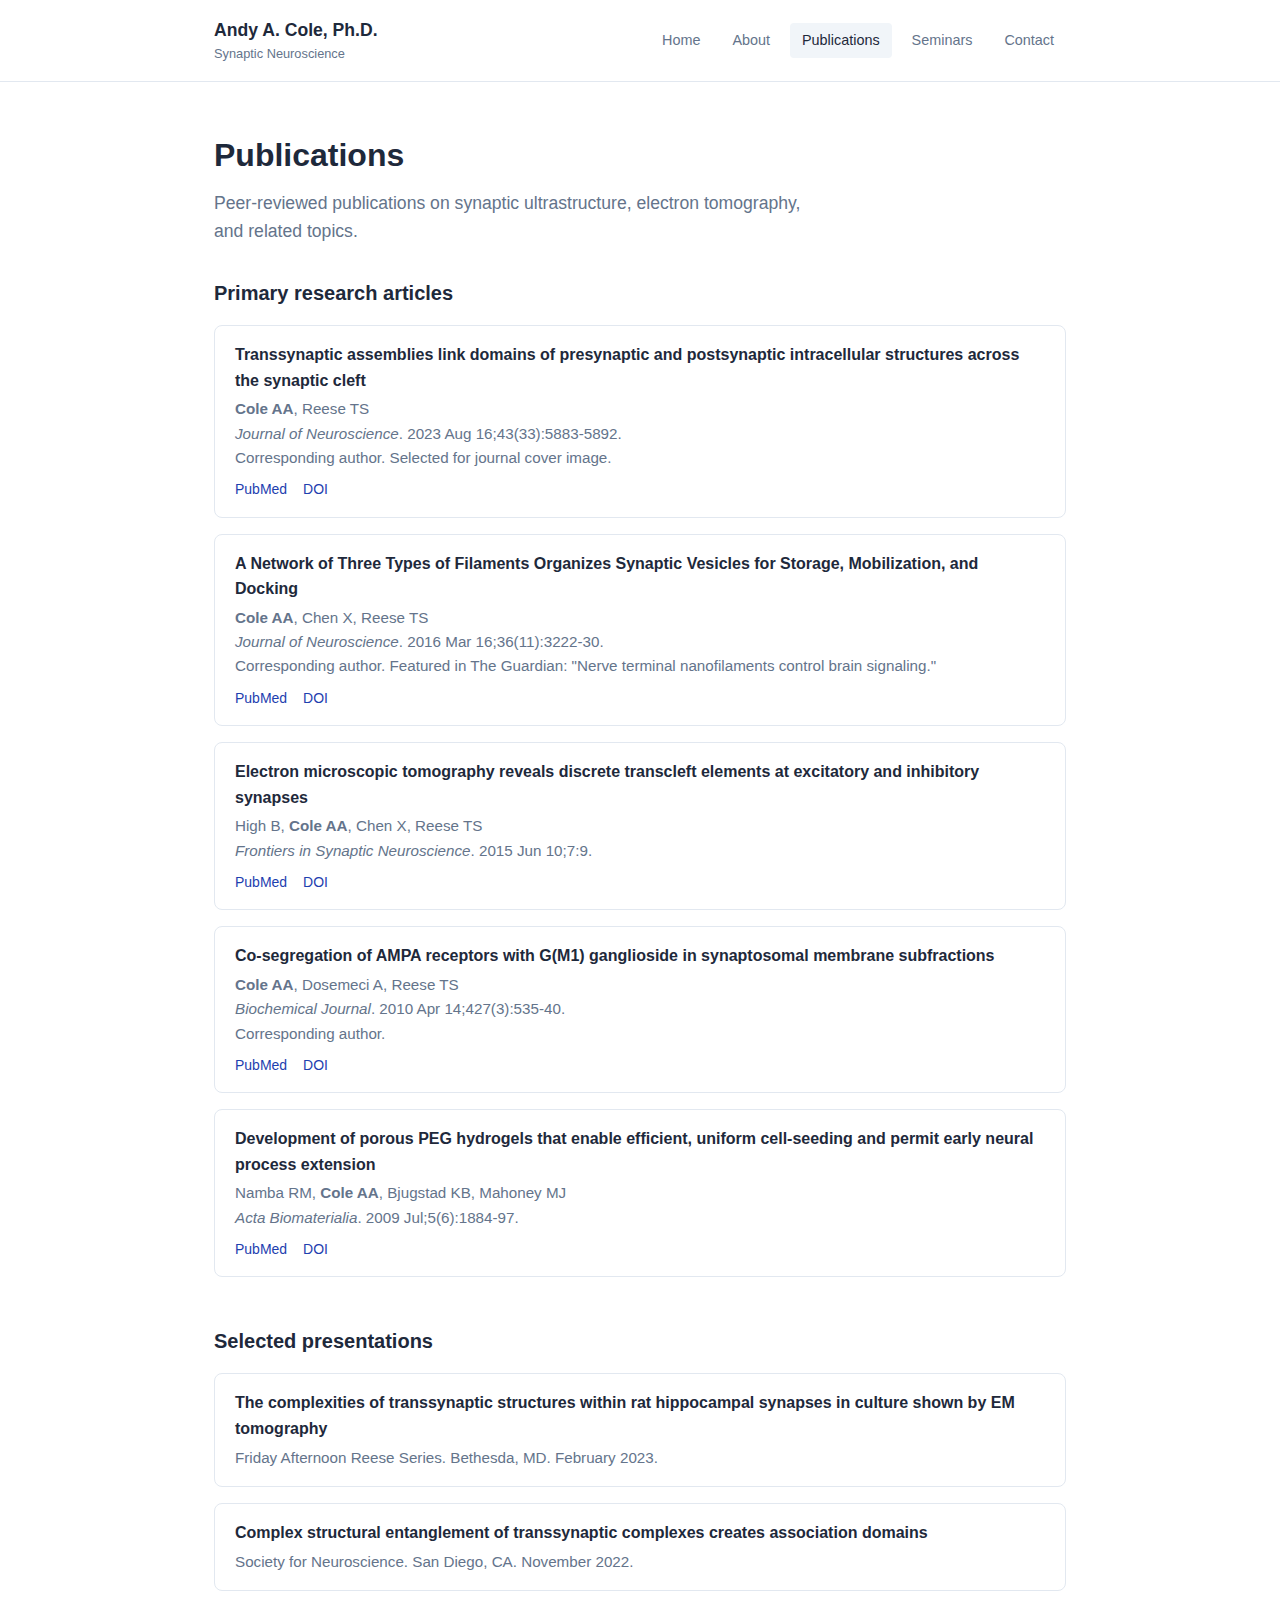
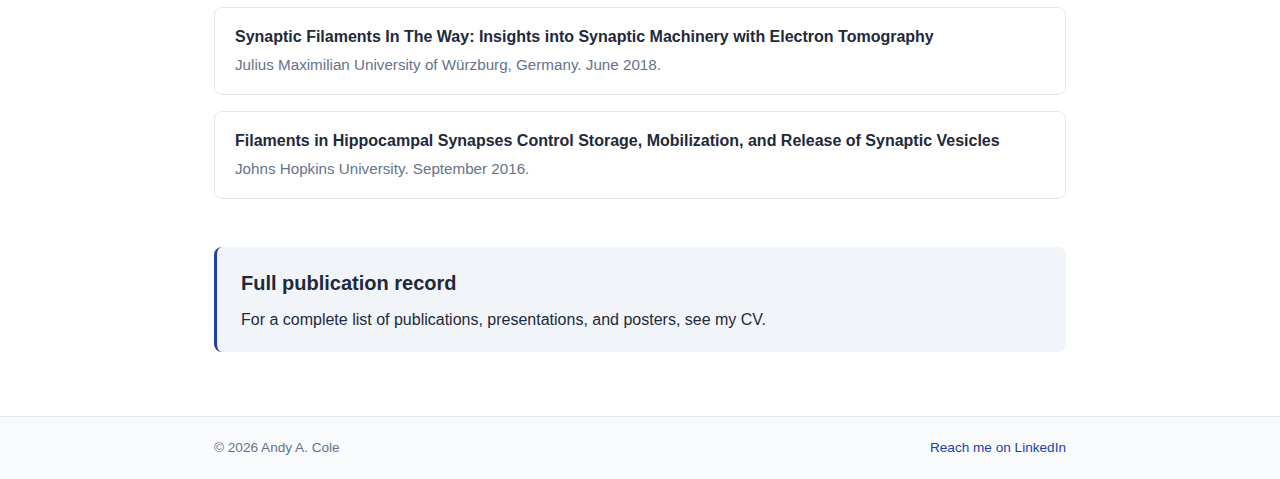
<file: publications.html>
<!doctype html>
<html lang="en">
  <head>
    <meta charset="utf-8" />
    <meta name="viewport" content="width=device-width, initial-scale=1" />
    <title>Publications | Andy A. Cole, Ph.D.</title>
    <meta name="description" content="Peer-reviewed publications on synaptic ultrastructure and electron tomography." />
    <meta name="robots" content="noindex, nofollow" />
    <link rel="stylesheet" href="assets/styles.css" />
  </head>
  <body>
    <a class="skip-link" href="#main">Skip to main content</a>
    <header class="site-header">
      <nav class="nav" aria-label="Primary">
        <div class="brand">
          <span class="brand-title">Andy A. Cole, Ph.D.</span>
          <span class="brand-subtitle">Synaptic Neuroscience</span>
        </div>
        <div class="nav-links">
          <a href="index.html">Home</a>
          <a href="about.html">About</a>
          <a href="publications.html" aria-current="page">Publications</a>
          <a href="seminars.html">Seminars</a>
          <a href="contact.html">Contact</a>
        </div>
      </nav>
    </header>

    <main id="main">
      <h1 class="page-title">Publications</h1>
      <p class="page-subtitle">
        Peer-reviewed publications on synaptic ultrastructure, electron tomography, and related topics.
      </p>

      <section class="section">
        <h2 class="section-title">Primary research articles</h2>
        <div class="list">
          <article class="list-item">
            <h3>Transsynaptic assemblies link domains of presynaptic and postsynaptic intracellular structures across the synaptic cleft</h3>
            <p><strong>Cole AA</strong>, Reese TS</p>
            <p><em>Journal of Neuroscience</em>. 2023 Aug 16;43(33):5883-5892.</p>
            <p class="muted text-small">Corresponding author. Selected for journal cover image.</p>
            <div class="pub-links">
              <a href="https://pubmed.ncbi.nlm.nih.gov/37369583/">PubMed</a>
              <a href="https://doi.org/10.1523/JNEUROSCI.0527-23.2023">DOI</a>
            </div>
          </article>

          <article class="list-item">
            <h3>A Network of Three Types of Filaments Organizes Synaptic Vesicles for Storage, Mobilization, and Docking</h3>
            <p><strong>Cole AA</strong>, Chen X, Reese TS</p>
            <p><em>Journal of Neuroscience</em>. 2016 Mar 16;36(11):3222-30.</p>
            <p class="muted text-small">Corresponding author. Featured in The Guardian: "Nerve terminal nanofilaments control brain signaling."</p>
            <div class="pub-links">
              <a href="https://pubmed.ncbi.nlm.nih.gov/26985032/">PubMed</a>
              <a href="https://doi.org/10.1523/JNEUROSCI.2998-15.2016">DOI</a>
            </div>
          </article>

          <article class="list-item">
            <h3>Electron microscopic tomography reveals discrete transcleft elements at excitatory and inhibitory synapses</h3>
            <p>High B, <strong>Cole AA</strong>, Chen X, Reese TS</p>
            <p><em>Frontiers in Synaptic Neuroscience</em>. 2015 Jun 10;7:9.</p>
            <div class="pub-links">
              <a href="https://pubmed.ncbi.nlm.nih.gov/26113817/">PubMed</a>
              <a href="https://doi.org/10.3389/fnsyn.2015.00009">DOI</a>
            </div>
          </article>

          <article class="list-item">
            <h3>Co-segregation of AMPA receptors with G(M1) ganglioside in synaptosomal membrane subfractions</h3>
            <p><strong>Cole AA</strong>, Dosemeci A, Reese TS</p>
            <p><em>Biochemical Journal</em>. 2010 Apr 14;427(3):535-40.</p>
            <p class="muted text-small">Corresponding author.</p>
            <div class="pub-links">
              <a href="https://pubmed.ncbi.nlm.nih.gov/20113311/">PubMed</a>
              <a href="https://doi.org/10.1042/BJ20091520">DOI</a>
            </div>
          </article>

          <article class="list-item">
            <h3>Development of porous PEG hydrogels that enable efficient, uniform cell-seeding and permit early neural process extension</h3>
            <p>Namba RM, <strong>Cole AA</strong>, Bjugstad KB, Mahoney MJ</p>
            <p><em>Acta Biomaterialia</em>. 2009 Jul;5(6):1884-97.</p>
            <div class="pub-links">
              <a href="https://pubmed.ncbi.nlm.nih.gov/19269268/">PubMed</a>
              <a href="https://doi.org/10.1016/j.actbio.2009.01.036">DOI</a>
            </div>
          </article>
        </div>
      </section>

      <section class="section">
        <h2 class="section-title">Selected presentations</h2>
        <div class="list">
          <article class="list-item">
            <h3>The complexities of transsynaptic structures within rat hippocampal synapses in culture shown by EM tomography</h3>
            <p>Friday Afternoon Reese Series. Bethesda, MD. February 2023.</p>
          </article>
          <article class="list-item">
            <h3>Complex structural entanglement of transsynaptic complexes creates association domains</h3>
            <p>Society for Neuroscience. San Diego, CA. November 2022.</p>
          </article>
          <article class="list-item">
            <h3>Synaptic Filaments In The Way: Insights into Synaptic Machinery with Electron Tomography</h3>
            <p>Julius Maximilian University of W&uuml;rzburg, Germany. June 2018.</p>
          </article>
          <article class="list-item">
            <h3>Filaments in Hippocampal Synapses Control Storage, Mobilization, and Release of Synaptic Vesicles</h3>
            <p>Johns Hopkins University. September 2016.</p>
          </article>
        </div>
      </section>

      <div class="callout">
        <h2 class="section-title">Full publication record</h2>
        <p>
          For a complete list of publications, presentations, and posters, see my CV.
        </p>
      </div>
    </main>

    <footer>
      <div class="footer-inner">
        <span>&copy; <span data-current-year></span> Andy A. Cole</span>
        <a href="https://www.linkedin.com/in/andy-cole-95a2657">Reach me on LinkedIn</a>
      </div>
    </footer>
    <script src="assets/site.js"></script>
  </body>
</html>
</file>
<file: assets/styles.css>
:root {
  color-scheme: light;
  --bg: #ffffff;
  --bg-2: #f8fafc;
  --text: #1e293b;
  --muted: #64748b;
  --muted-2: #94a3b8;
  --accent: #1e40af;
  --accent-hover: #1e3a8a;
  --surface: #f1f5f9;
  --surface-2: #e2e8f0;
  --border: #e2e8f0;
  --shadow: 0 1px 3px rgba(0, 0, 0, 0.1);
  --radius: 8px;
  --max-width: 900px;
  --sans: -apple-system, BlinkMacSystemFont, "Segoe UI", Roboto, "Helvetica Neue", Arial, sans-serif;
  --serif: Georgia, "Times New Roman", Times, serif;
}

* {
  box-sizing: border-box;
}

body {
  margin: 0;
  font-family: var(--sans);
  color: var(--text);
  background: var(--bg);
  min-height: 100vh;
  line-height: 1.6;
  font-size: 16px;
}

img {
  max-width: 100%;
  height: auto;
}

a {
  color: var(--accent);
  text-decoration: none;
}

a:hover,
a:focus-visible {
  color: var(--accent-hover);
  text-decoration: underline;
}

:focus-visible {
  outline: 2px solid var(--accent);
  outline-offset: 2px;
}

.skip-link {
  position: absolute;
  left: -999px;
  top: 10px;
  background: var(--accent);
  color: #fff;
  padding: 8px 16px;
  border-radius: 4px;
  font-size: 0.875rem;
  z-index: 1000;
}

.skip-link:focus {
  left: 10px;
  color: #fff;
}

/* Header */
.site-header {
  background: var(--bg);
  border-bottom: 1px solid var(--border);
  position: sticky;
  top: 0;
  z-index: 100;
}

.nav {
  max-width: var(--max-width);
  margin: 0 auto;
  padding: 16px 24px;
  display: flex;
  align-items: center;
  justify-content: space-between;
  gap: 16px;
  flex-wrap: wrap;
}

.brand {
  display: flex;
  flex-direction: column;
}

.brand-title {
  font-weight: 600;
  font-size: 1.1rem;
  color: var(--text);
}

.brand-subtitle {
  font-size: 0.8rem;
  color: var(--muted);
}

.nav-links {
  display: flex;
  gap: 8px;
  flex-wrap: wrap;
  font-size: 0.9rem;
}

.nav-links a {
  padding: 6px 12px;
  border-radius: 4px;
  color: var(--muted);
}

.nav-links a:hover {
  color: var(--text);
  text-decoration: none;
  background: var(--surface);
}

.nav-links a[aria-current="page"] {
  background: var(--surface);
  color: var(--text);
  font-weight: 500;
}

/* Main content */
main {
  max-width: var(--max-width);
  margin: 0 auto;
  padding: 48px 24px 64px;
}

/* Page title */
.page-title {
  font-size: 2rem;
  font-weight: 600;
  margin: 0 0 8px;
  color: var(--text);
}

.page-subtitle {
  font-size: 1.1rem;
  color: var(--muted);
  margin: 0 0 32px;
  max-width: 600px;
}

/* Sections */
.section {
  margin-bottom: 48px;
}

.section-title {
  font-size: 1.25rem;
  font-weight: 600;
  margin: 0 0 16px;
  color: var(--text);
}

.section-intro {
  color: var(--muted);
  margin-bottom: 20px;
  max-width: 600px;
}

/* Cards */
.card {
  background: var(--bg);
  border-radius: var(--radius);
  padding: 20px;
  border: 1px solid var(--border);
}

.grid {
  display: grid;
  grid-template-columns: repeat(auto-fit, minmax(260px, 1fr));
  gap: 20px;
}

/* Lists */
.list {
  display: grid;
  gap: 16px;
}

.list-item {
  padding: 16px 20px;
  border-radius: var(--radius);
  border: 1px solid var(--border);
  background: var(--bg);
}

.list-item h3 {
  margin: 0 0 4px;
  font-size: 1rem;
  font-weight: 600;
}

.list-item p {
  margin: 0;
  color: var(--muted);
  font-size: 0.95rem;
}

.list-item .pub-links {
  margin-top: 8px;
  font-size: 0.875rem;
}

/* Split layout */
.split {
  display: grid;
  grid-template-columns: repeat(auto-fit, minmax(280px, 1fr));
  gap: 24px;
}

/* Tags */
.tag {
  display: inline-block;
  padding: 4px 10px;
  border-radius: 4px;
  background: var(--surface);
  font-size: 0.8rem;
  margin-right: 6px;
  margin-bottom: 6px;
  color: var(--muted);
}

/* Callout */
.callout {
  padding: 20px 24px;
  border-radius: var(--radius);
  background: var(--surface);
  border-left: 3px solid var(--accent);
}

.callout .section-title {
  margin-bottom: 8px;
}

.callout p {
  margin: 0;
}

.callout p + p {
  margin-top: 12px;
}

/* Publication specific */
.pub-title {
  font-weight: 600;
  margin-bottom: 4px;
}

.pub-authors {
  color: var(--muted);
  font-size: 0.9rem;
}

.pub-journal {
  color: var(--muted);
  font-size: 0.9rem;
  font-style: italic;
}

.pub-links {
  font-size: 0.875rem;
  margin-top: 8px;
}

.pub-links a {
  margin-right: 12px;
}

/* Video grid for seminars */
.video-controls {
  display: flex;
  align-items: center;
  gap: 12px;
  flex-wrap: wrap;
  margin-bottom: 24px;
  padding: 16px 20px;
  background: var(--surface);
  border-radius: var(--radius);
}

.video-controls label {
  font-size: 0.9rem;
  color: var(--muted);
}

.video-controls input[type="number"] {
  width: 60px;
  padding: 6px 10px;
  border-radius: 4px;
  border: 1px solid var(--border);
  font-size: 0.9rem;
}

.video-controls button {
  padding: 8px 16px;
  border-radius: 4px;
  border: 1px solid var(--accent);
  background: var(--accent);
  color: #fff;
  font-size: 0.9rem;
  cursor: pointer;
}

.video-controls button:hover {
  background: var(--accent-hover);
}

.video-grid {
  display: grid;
  grid-template-columns: repeat(auto-fit, minmax(280px, 1fr));
  gap: 20px;
}

.video-card {
  background: var(--bg);
  border-radius: var(--radius);
  padding: 16px;
  border: 1px solid var(--border);
}

.video-thumb {
  width: 100%;
  border-radius: 6px;
  display: block;
  margin-bottom: 12px;
  aspect-ratio: 16 / 9;
  object-fit: cover;
}

.video-title {
  font-weight: 600;
  font-size: 0.95rem;
  margin-bottom: 4px;
}

.video-meta {
  margin: 0;
  color: var(--muted);
  font-size: 0.85rem;
}

.video-link {
  display: inline-block;
  margin-top: 8px;
  font-size: 0.875rem;
}

/* CV specific */
.cv-section {
  margin-bottom: 32px;
}

.cv-entry {
  margin-bottom: 16px;
  padding-bottom: 16px;
  border-bottom: 1px solid var(--border);
}

.cv-entry:last-child {
  border-bottom: none;
  margin-bottom: 0;
  padding-bottom: 0;
}

.cv-entry h3 {
  margin: 0 0 4px;
  font-size: 1rem;
  font-weight: 600;
}

.cv-entry p {
  margin: 0;
  color: var(--muted);
  font-size: 0.9rem;
}

.cv-date {
  font-size: 0.85rem;
  color: var(--muted-2);
}

/* Project cards */
.project-card {
  padding: 24px;
}

.project-card h2 {
  font-size: 1.1rem;
  margin: 0 0 8px;
  font-weight: 600;
}

.project-card p {
  margin: 0 0 12px;
  color: var(--muted);
  font-size: 0.95rem;
}

.project-card p:last-child {
  margin-bottom: 0;
}

.project-status {
  font-size: 0.8rem;
  color: var(--accent);
  font-weight: 500;
}

/* Research aims */
.aim {
  margin-bottom: 16px;
  padding-left: 16px;
  border-left: 2px solid var(--border);
}

.aim-title {
  font-weight: 600;
  margin-bottom: 4px;
}

.aim p {
  margin: 0;
  color: var(--muted);
  font-size: 0.95rem;
}

/* Footer */
footer {
  border-top: 1px solid var(--border);
  background: var(--bg-2);
}

.footer-inner {
  max-width: var(--max-width);
  margin: 0 auto;
  padding: 20px 24px;
  display: flex;
  justify-content: space-between;
  gap: 12px;
  flex-wrap: wrap;
  font-size: 0.85rem;
  color: var(--muted);
}

/* Responsive */
@media (max-width: 640px) {
  .nav {
    flex-direction: column;
    align-items: flex-start;
  }

  .nav-links {
    width: 100%;
  }

  .page-title {
    font-size: 1.75rem;
  }

  main {
    padding: 32px 20px 48px;
  }
}

/* Remove animations - keeping things simple */
.fade-in,
.stagger,
.stagger > * {
  animation: none;
}

/* Utility classes */
.muted {
  color: var(--muted);
}

.text-small {
  font-size: 0.875rem;
}

/* Hero section - simplified */
.hero-intro {
  max-width: 600px;
  margin-bottom: 40px;
}

.hero-intro p {
  font-size: 1.1rem;
  color: var(--muted);
  margin: 16px 0;
}

/* Quick links */
.quick-links {
  display: grid;
  grid-template-columns: repeat(auto-fit, minmax(200px, 1fr));
  gap: 16px;
}

.quick-link {
  padding: 16px 20px;
  border: 1px solid var(--border);
  border-radius: var(--radius);
  display: block;
  color: var(--text);
}

.quick-link:hover {
  background: var(--surface);
  text-decoration: none;
}

.quick-link h3 {
  margin: 0 0 4px;
  font-size: 1rem;
  font-weight: 600;
}

.quick-link p {
  margin: 0;
  font-size: 0.9rem;
  color: var(--muted);
}

/* Print styles for CV */
@media print {
  .site-header,
  .skip-link,
  footer {
    display: none;
  }

  body {
    font-size: 11pt;
  }

  main {
    padding: 0;
    max-width: none;
  }

  a {
    color: var(--text);
  }
}
</file>
